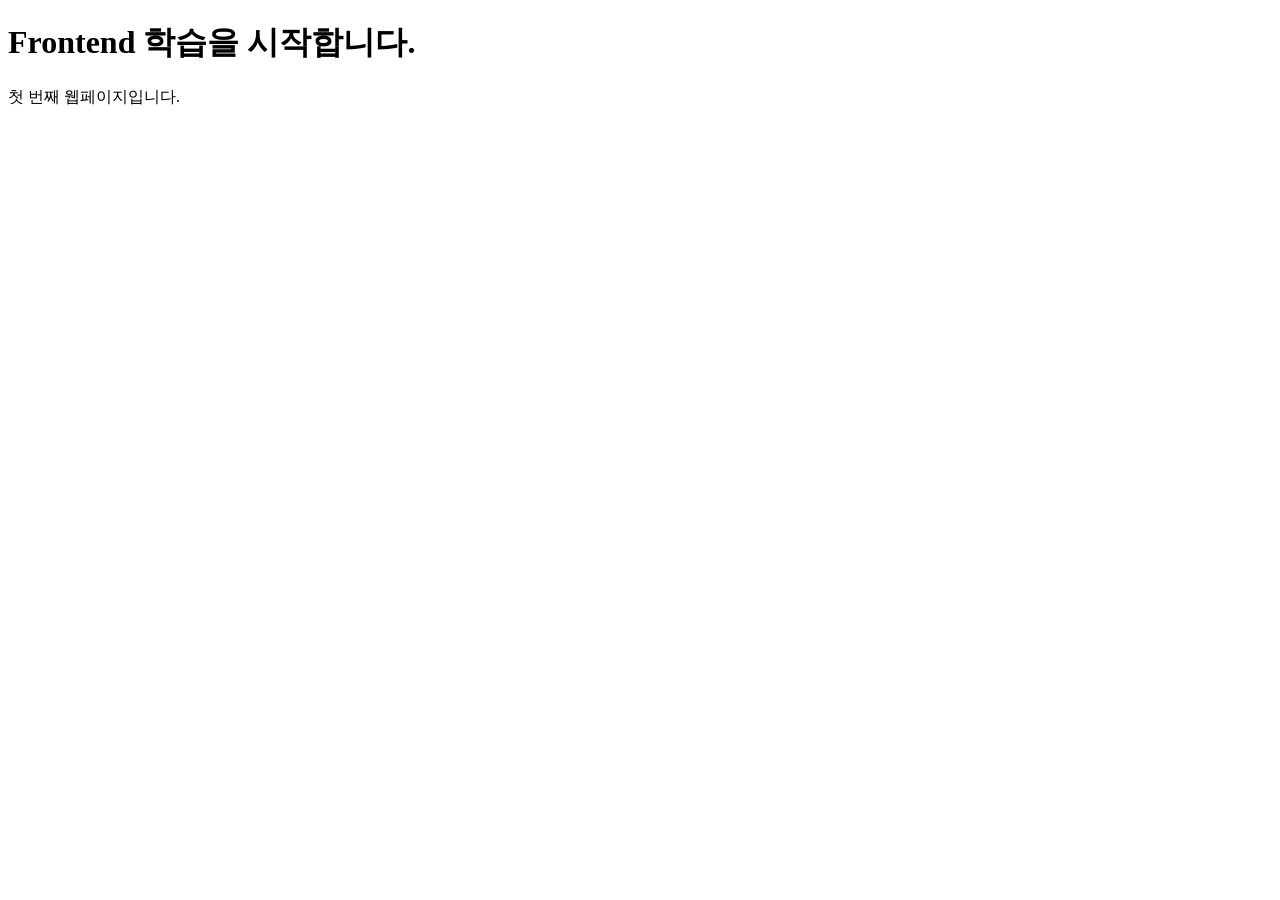
<file: practice/phase01/chapter01/index.html>
<!DOCTYPE html>
<html lang="ko">

<head>
    <meta charset="UTF-8">
    <meta name="viewport" content="width=device-width, initial-scale=1.0">
    <title>Frontend 첫 실습</title>
</head>

<body>
    <h1>Frontend 학습을 시작합니다.</h1>
    <p>첫 번째 웹페이지입니다.</p>
</body>

</html>
</file>
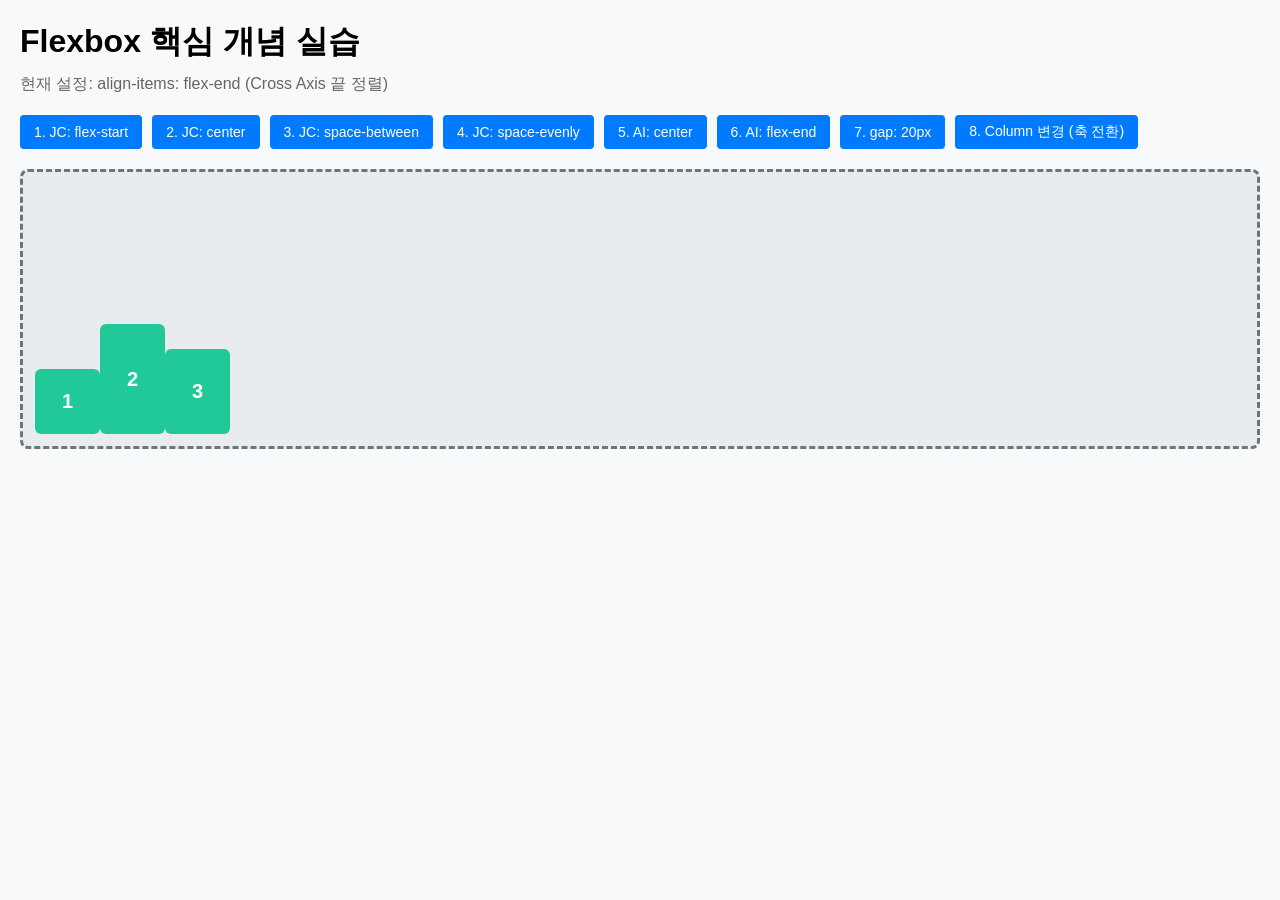
<file: practice/phase01/chapter06/index.html>
<!DOCTYPE html>
<html lang="ko">
<head>
    <meta charset="UTF-8">
    <meta name="viewport" content="width=device-width, initial-scale=1.0">
    <title>Flexbox 핵심 개념 실습</title>
    <link rel="stylesheet" href="style.css">
</head>
<body>
    <h1>Flexbox 핵심 개념 실습</h1>
    <p id="description" class="description">
        현재 설정: align-items: flex-end (Cross Axis 끝 정렬)
    </p>

    <div class="controls">
        <button type="button" data-action="jc-start">1. JC: flex-start</button>
        <button type="button" data-action="jc-center">2. JC: center</button>
        <button type="button" data-action="jc-between">3. JC: space-between</button>
        <button type="button" data-action="jc-evenly">4. JC: space-evenly</button>
        <button type="button" data-action="ai-center">5. AI: center</button>
        <button type="button" data-action="ai-end">6. AI: flex-end</button>
        <button type="button" data-action="gap">7. gap: 20px</button>
        <button type="button" data-action="direction">8. Column 변경 (축 전환)</button>
    </div>

    <div id="flexContainer" class="flex-container">
        <div class="flex-item item-1">1</div>
        <div class="flex-item item-2">2</div>
        <div class="flex-item item-3">3</div>
    </div>

    <script>
        const container = document.querySelector('#flexContainer');
        const description = document.querySelector('#description');

        const actions = {
            'jc-start': () => {
                container.style.justifyContent = 'flex-start';
                description.textContent = '현재 설정: justify-content: flex-start (Main Axis 시작 정렬)';
            },
            'jc-center': () => {
                container.style.justifyContent = 'center';
                description.textContent = '현재 설정: justify-content: center (Main Axis 가운데 정렬)';
            },
            'jc-between': () => {
                container.style.justifyContent = 'space-between';
                description.textContent = '현재 설정: justify-content: space-between (양 끝 정렬)';
            },
            'jc-evenly': () => {
                container.style.justifyContent = 'space-evenly';
                description.textContent = '현재 설정: justify-content: space-evenly (동일 간격 정렬)';
            },
            'ai-center': () => {
                container.style.alignItems = 'center';
                description.textContent = '현재 설정: align-items: center (Cross Axis 가운데 정렬)';
            },
            'ai-end': () => {
                container.style.alignItems = 'flex-end';
                description.textContent = '현재 설정: align-items: flex-end (Cross Axis 끝 정렬)';
            },
            gap: () => {
                container.style.gap = '20px';
                description.textContent = '현재 설정: gap: 20px (아이템 사이 간격)';
            },
            direction: () => {
                const isColumn = container.style.flexDirection === 'column';
                container.style.flexDirection = isColumn ? 'row' : 'column';
                description.textContent = `현재 설정: flex-direction: ${isColumn ? 'row' : 'column'} (축 전환)`;
            }
        };

        document.querySelector('.controls').addEventListener('click', (event) => {
            const action = event.target.dataset.action;
            if (action && actions[action]) actions[action]();
        });
    </script>
</body>
</html>
</file>
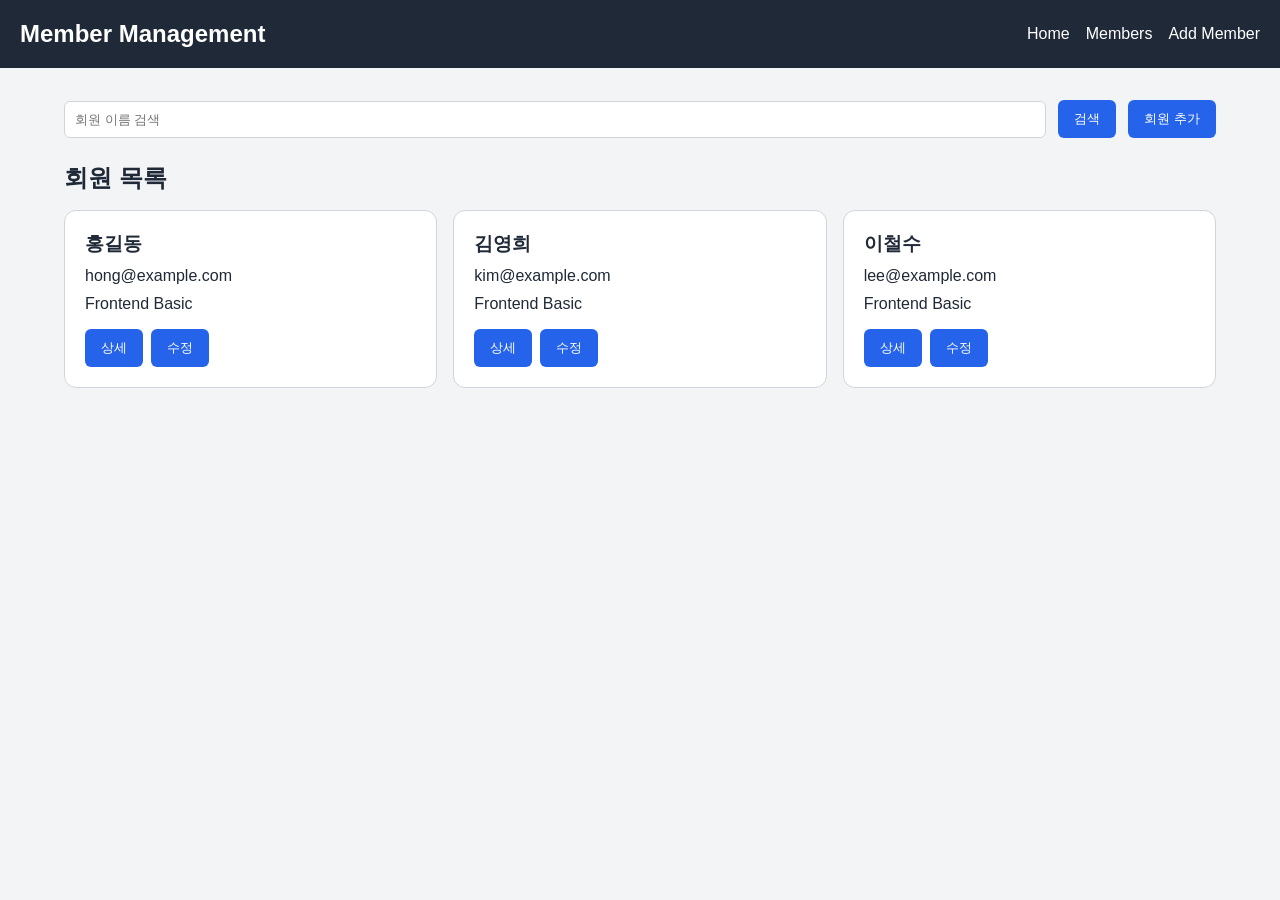
<file: practice/phase01/chapter07/index.html>
<!DOCTYPE html>
<html lang="ko">
<head>
    <meta charset="UTF-8">
    <meta name="viewport" content="width=device-width, initial-scale=1.0">
    <title>Responsive Member Management</title>
    <link rel="stylesheet" href="style.css">
</head>
<body>
    <header class="site-header">
        <h1>Member Management</h1>
        <nav class="main-nav" aria-label="주 메뉴">
            <a href="#">Home</a>
            <a href="#members">Members</a>
            <a href="#register">Add Member</a>
        </nav>
    </header>

    <main class="container">
        <div class="toolbar">
            <input type="search" placeholder="회원 이름 검색" aria-label="회원 이름 검색">
            <button type="button">검색</button>
            <button type="button">회원 추가</button>
        </div>

        <section id="members">
            <h2>회원 목록</h2>
            <div class="member-grid">
                <article class="member-card">
                    <h3>홍길동</h3>
                    <p>hong@example.com</p>
                    <p>Frontend Basic</p>
                    <div class="card-actions">
                        <button type="button">상세</button>
                        <button type="button">수정</button>
                    </div>
                </article>

                <article class="member-card">
                    <h3>김영희</h3>
                    <p>kim@example.com</p>
                    <p>Frontend Basic</p>
                    <div class="card-actions">
                        <button type="button">상세</button>
                        <button type="button">수정</button>
                    </div>
                </article>

                <article class="member-card">
                    <h3>이철수</h3>
                    <p>lee@example.com</p>
                    <p>Frontend Basic</p>
                    <div class="card-actions">
                        <button type="button">상세</button>
                        <button type="button">수정</button>
                    </div>
                </article>
            </div>
        </section>
    </main>
</body>
</html>
</file>
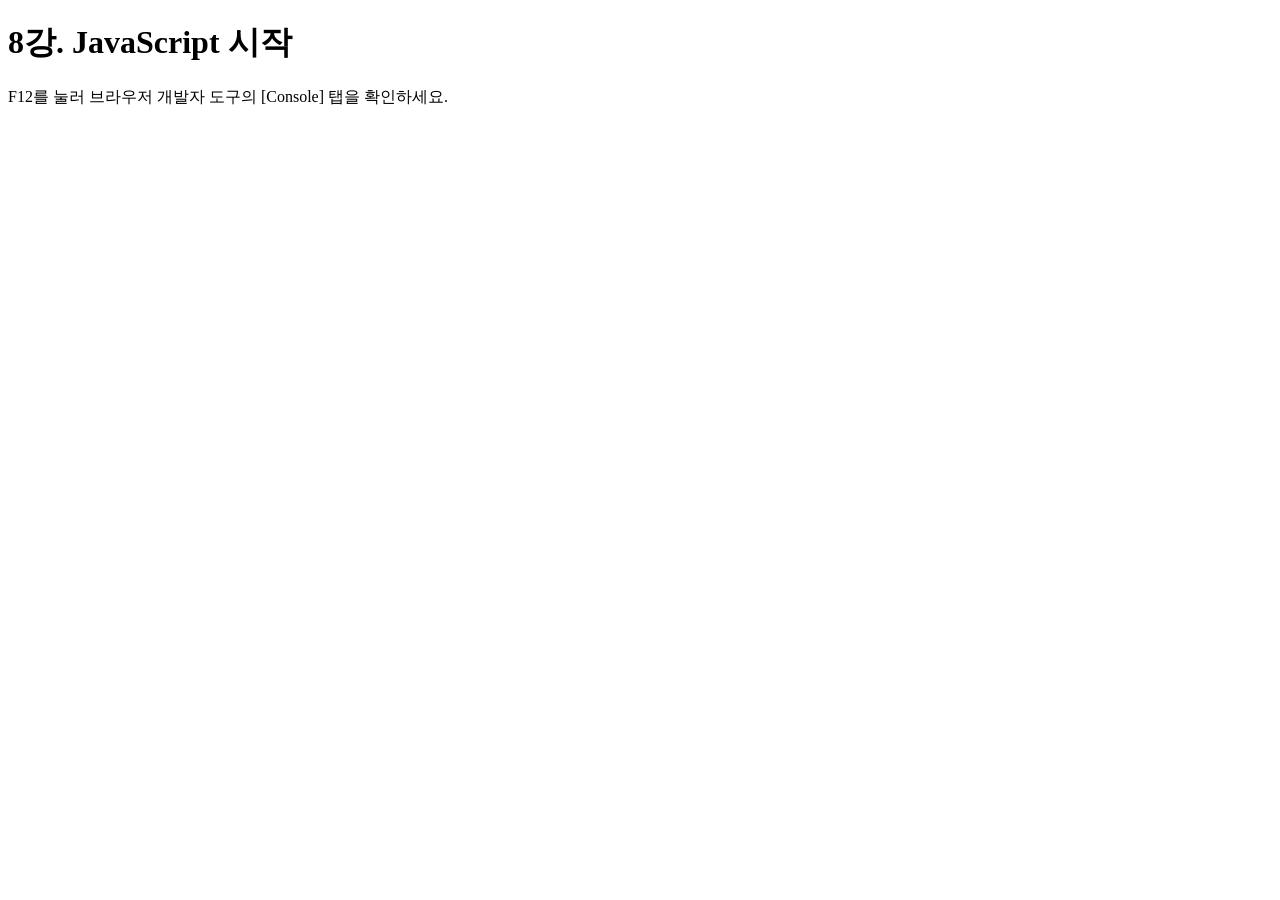
<file: practice/phase01/chapter08/index.html>
<!DOCTYPE html>
<html lang="ko">
<head>
    <meta charset="UTF-8">
    <meta name="viewport" content="width=device-width, initial-scale=1.0">
    <title>8강. JavaScript 시작</title>
</head>
<body>
    <h1>8강. JavaScript 시작</h1>
    <p>F12를 눌러 브라우저 개발자 도구의 [Console] 탭을 확인하세요.</p>

    <script src="main.js"></script>
</body>
</html>
</file>
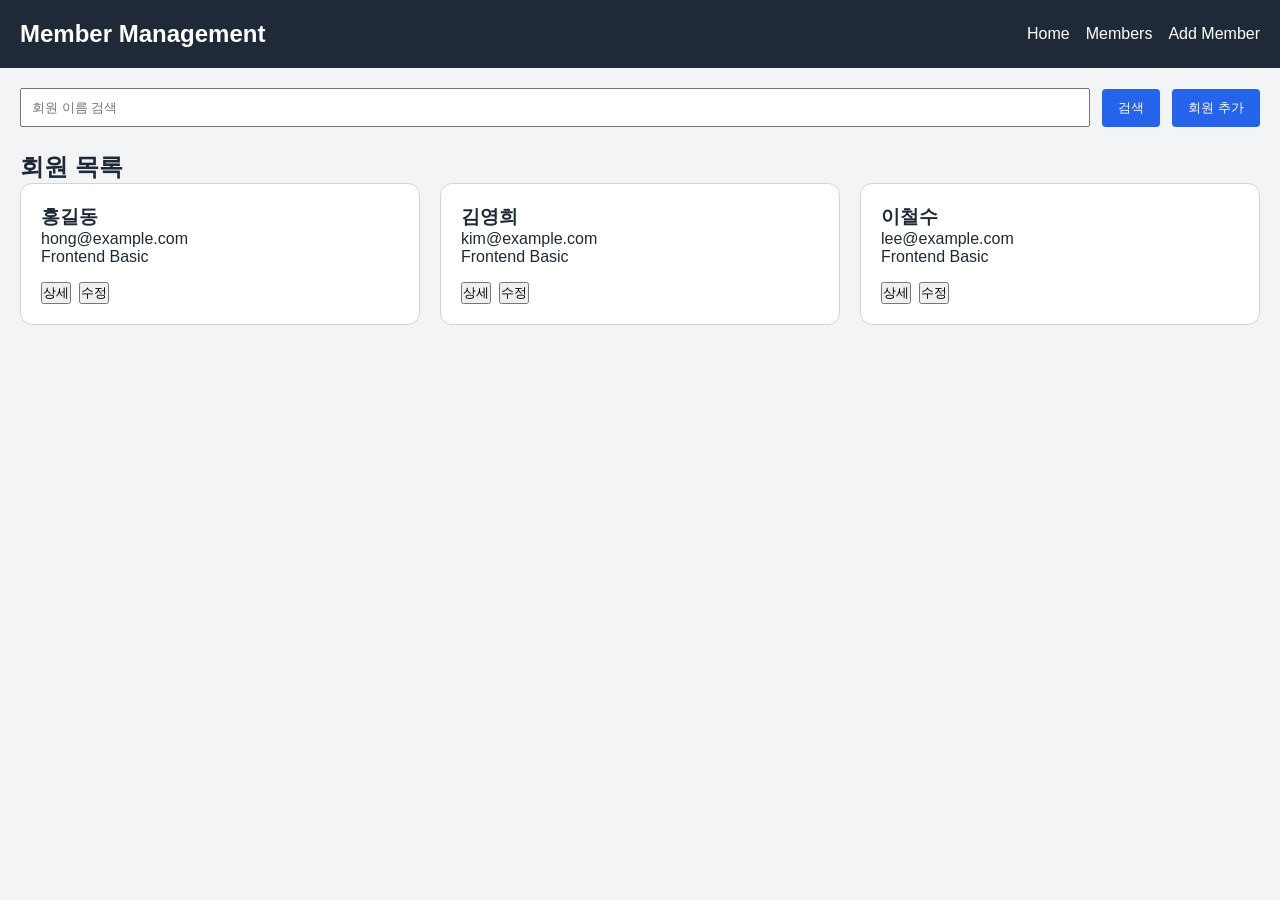
<file: practice/phase01/chapter06/member/index.html>
<!DOCTYPE html>
<html lang="ko">
<head>
    <meta charset="UTF-8">
    <meta name="viewport" content="width=device-width, initial-scale=1.0">
    <title>회원관리 페이지</title>
    <link rel="stylesheet" href="style.css">
</head>
<body>
    <header class="site-header">
        <h1>Member Management</h1>

        <nav class="main-nav">
            <a href="#">Home</a>
            <a href="#members">Members</a>
            <a href="#register">Add Member</a>
        </nav>
    </header>

    <main>
        <div class="toolbar">
            <input type="search" placeholder="회원 이름 검색">
            <button type="button">검색</button>
            <button type="button">회원 추가</button>
        </div>

        <section id="members">
            <h2>회원 목록</h2>

            <div class="member-grid">
                <article class="member-card">
                    <h3>홍길동</h3>
                    <p>hong@example.com</p>
                    <p>Frontend Basic</p>

                    <div class="card-actions">
                        <button type="button">상세</button>
                        <button type="button">수정</button>
                    </div>
                </article>

                <article class="member-card">
                    <h3>김영희</h3>
                    <p>kim@example.com</p>
                    <p>Frontend Basic</p>

                    <div class="card-actions">
                        <button type="button">상세</button>
                        <button type="button">수정</button>
                    </div>
                </article>

                <article class="member-card">
                    <h3>이철수</h3>
                    <p>lee@example.com</p>
                    <p>Frontend Basic</p>

                    <div class="card-actions">
                        <button type="button">상세</button>
                        <button type="button">수정</button>
                    </div>
                </article>
            </div>
        </section>
    </main>
</body>
</html>
</file>
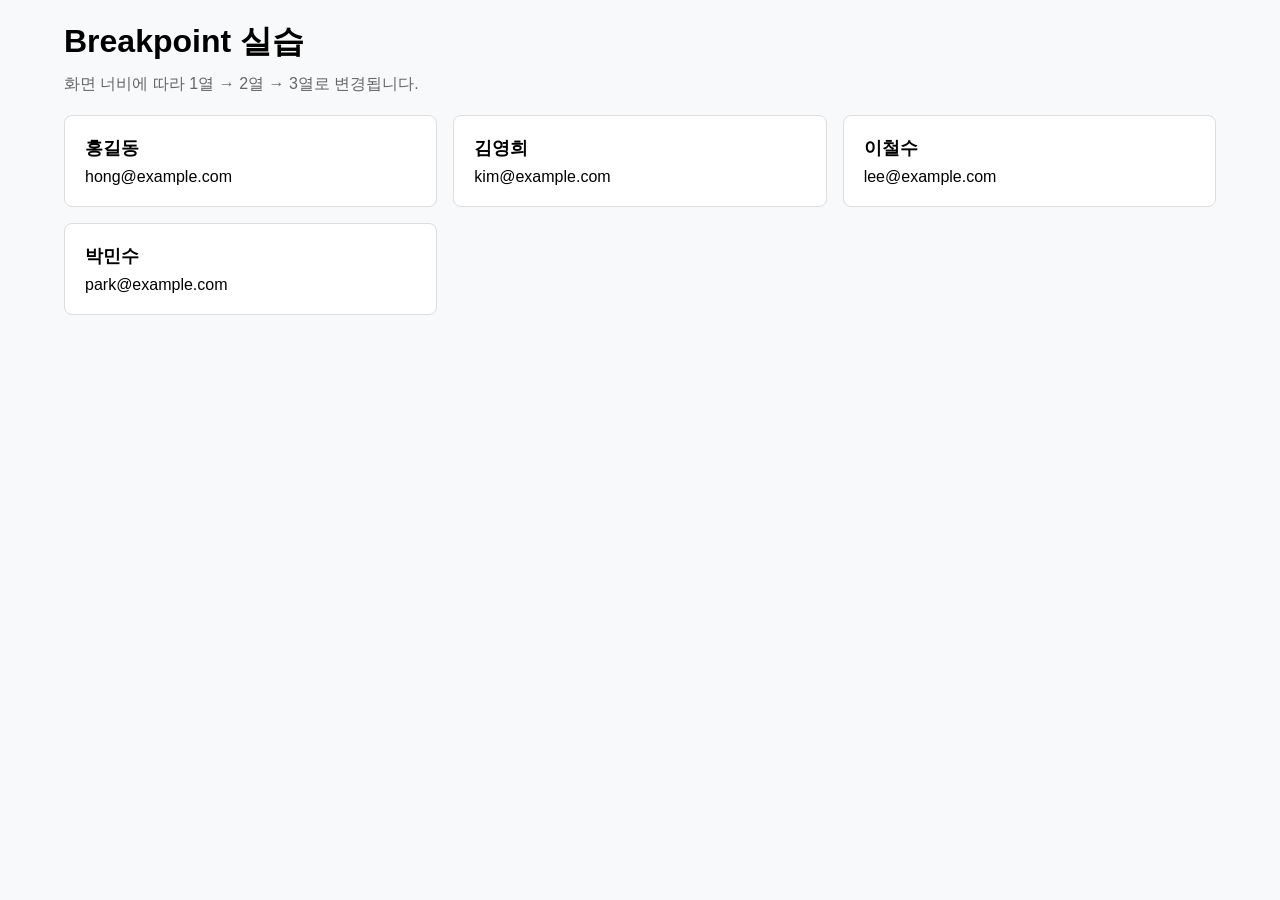
<file: practice/phase01/chapter07/breakpoint/index.html>
<!DOCTYPE html>
<html lang="ko">
<head>
    <meta charset="UTF-8">
    <meta name="viewport" content="width=device-width, initial-scale=1.0">
    <title>Chapter 07 - Breakpoint 실습</title>
    <link rel="stylesheet" href="style.css">
</head>
<body>
    <main class="container">
        <h1>Breakpoint 실습</h1>
        <p class="status">화면 너비에 따라 1열 → 2열 → 3열로 변경됩니다.</p>
        <div class="member-grid">
            <div class="member-card"><h2>홍길동</h2><p>hong@example.com</p></div>
            <div class="member-card"><h2>김영희</h2><p>kim@example.com</p></div>
            <div class="member-card"><h2>이철수</h2><p>lee@example.com</p></div>
            <div class="member-card"><h2>박민수</h2><p>park@example.com</p></div>
        </div>
    </main>
</body>
</html>
</file>
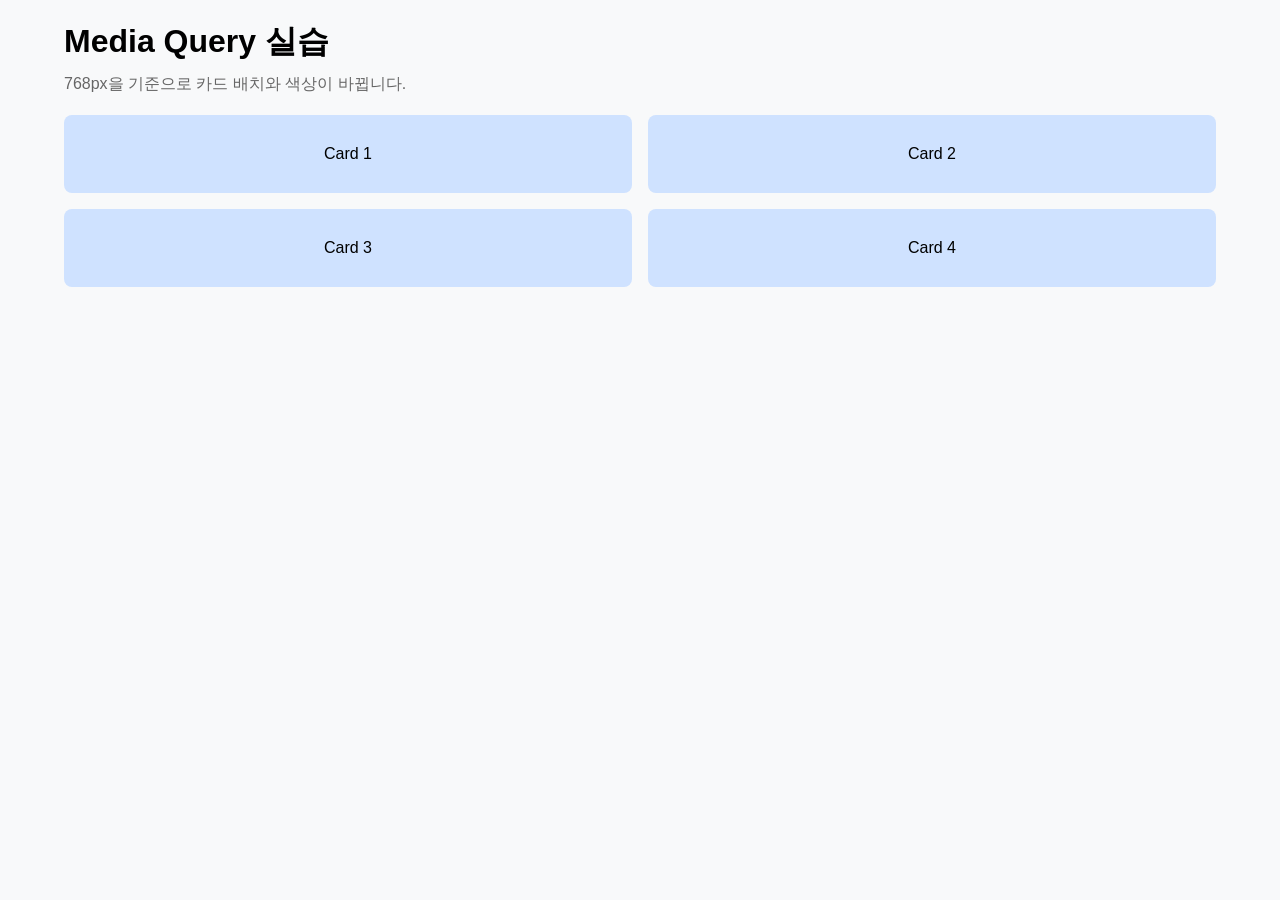
<file: practice/phase01/chapter07/media/index.html>
<!DOCTYPE html>
<html lang="ko">
<head>
    <meta charset="UTF-8">
    <meta name="viewport" content="width=device-width, initial-scale=1.0">
    <title>Chapter 07 - Media Query 실습</title>
    <link rel="stylesheet" href="style.css">
</head>
<body>
    <main class="container">
        <h1>Media Query 실습</h1>
        <p class="description">768px을 기준으로 카드 배치와 색상이 바뀝니다.</p>
        <div class="card-list">
            <div class="card">Card 1</div>
            <div class="card">Card 2</div>
            <div class="card">Card 3</div>
            <div class="card">Card 4</div>
        </div>
    </main>
</body>
</html>
</file>
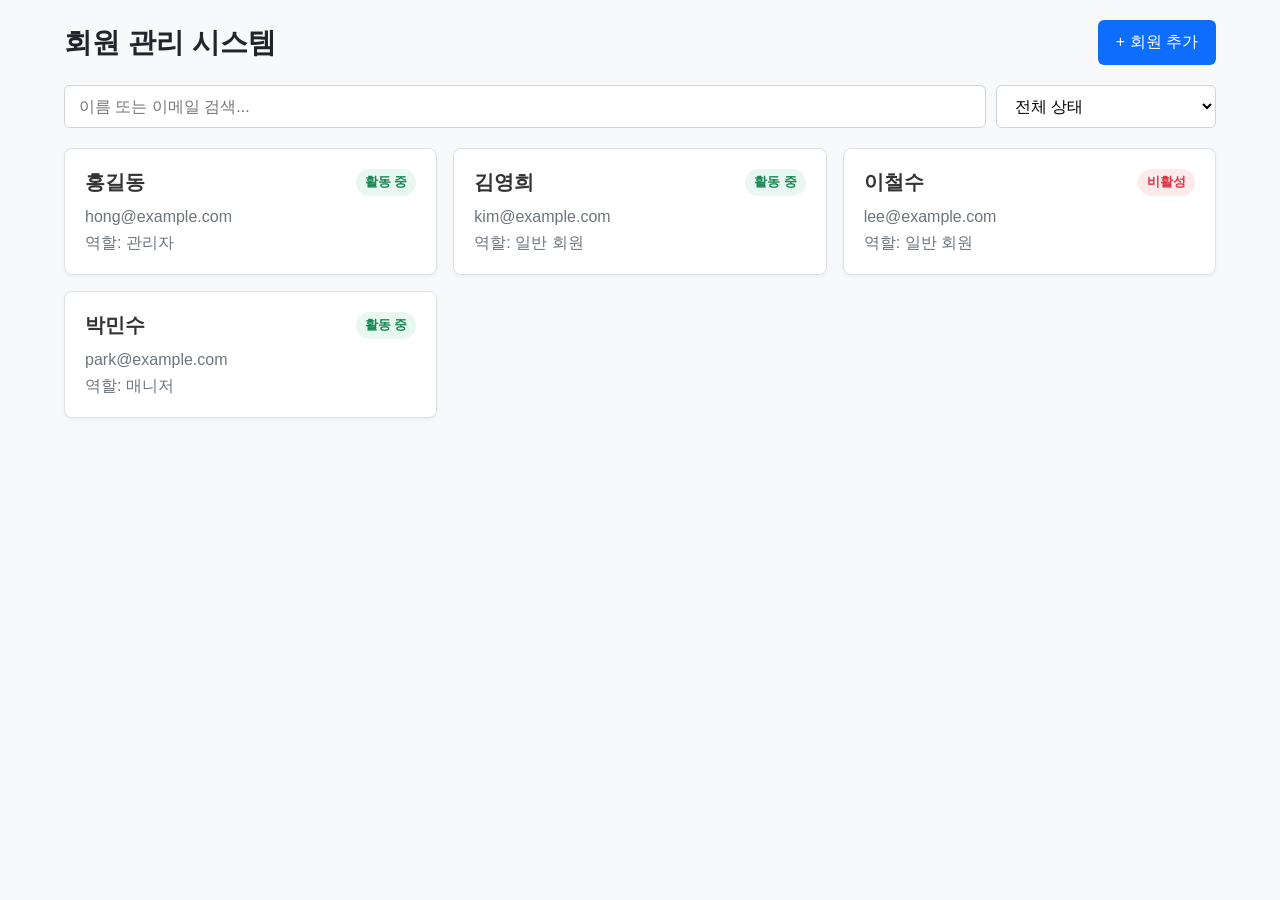
<file: practice/phase01/chapter07/member/index.html>
<!DOCTYPE html>
<html lang="ko">
<head>
    <meta charset="UTF-8">
    <meta name="viewport" content="width=device-width, initial-scale=1.0">
    <title>회원 관리 - 반응형 레이아웃</title>
    <link rel="stylesheet" href="style.css">
</head>
<body>
    <div class="container">
        <header class="header">
            <h1>회원 관리 시스템</h1>
            <button type="button" class="add-button">+ 회원 추가</button>
        </header>

        <section class="search-section" aria-label="회원 검색 및 필터">
            <input type="search" placeholder="이름 또는 이메일 검색..." aria-label="이름 또는 이메일 검색">
            <select aria-label="회원 상태 필터">
                <option>전체 상태</option>
                <option>활동 중</option>
                <option>비활성</option>
            </select>
        </section>

        <main class="member-grid">
            <article class="card">
                <div class="card-heading">
                    <h2>홍길동</h2>
                    <span class="status active">활동 중</span>
                </div>
                <p>hong@example.com</p>
                <p>역할: 관리자</p>
            </article>

            <article class="card">
                <div class="card-heading">
                    <h2>김영희</h2>
                    <span class="status active">활동 중</span>
                </div>
                <p>kim@example.com</p>
                <p>역할: 일반 회원</p>
            </article>

            <article class="card">
                <div class="card-heading">
                    <h2>이철수</h2>
                    <span class="status inactive">비활성</span>
                </div>
                <p>lee@example.com</p>
                <p>역할: 일반 회원</p>
            </article>

            <article class="card">
                <div class="card-heading">
                    <h2>박민수</h2>
                    <span class="status active">활동 중</span>
                </div>
                <p>park@example.com</p>
                <p>역할: 매니저</p>
            </article>
        </main>
    </div>
</body>
</html>
</file>
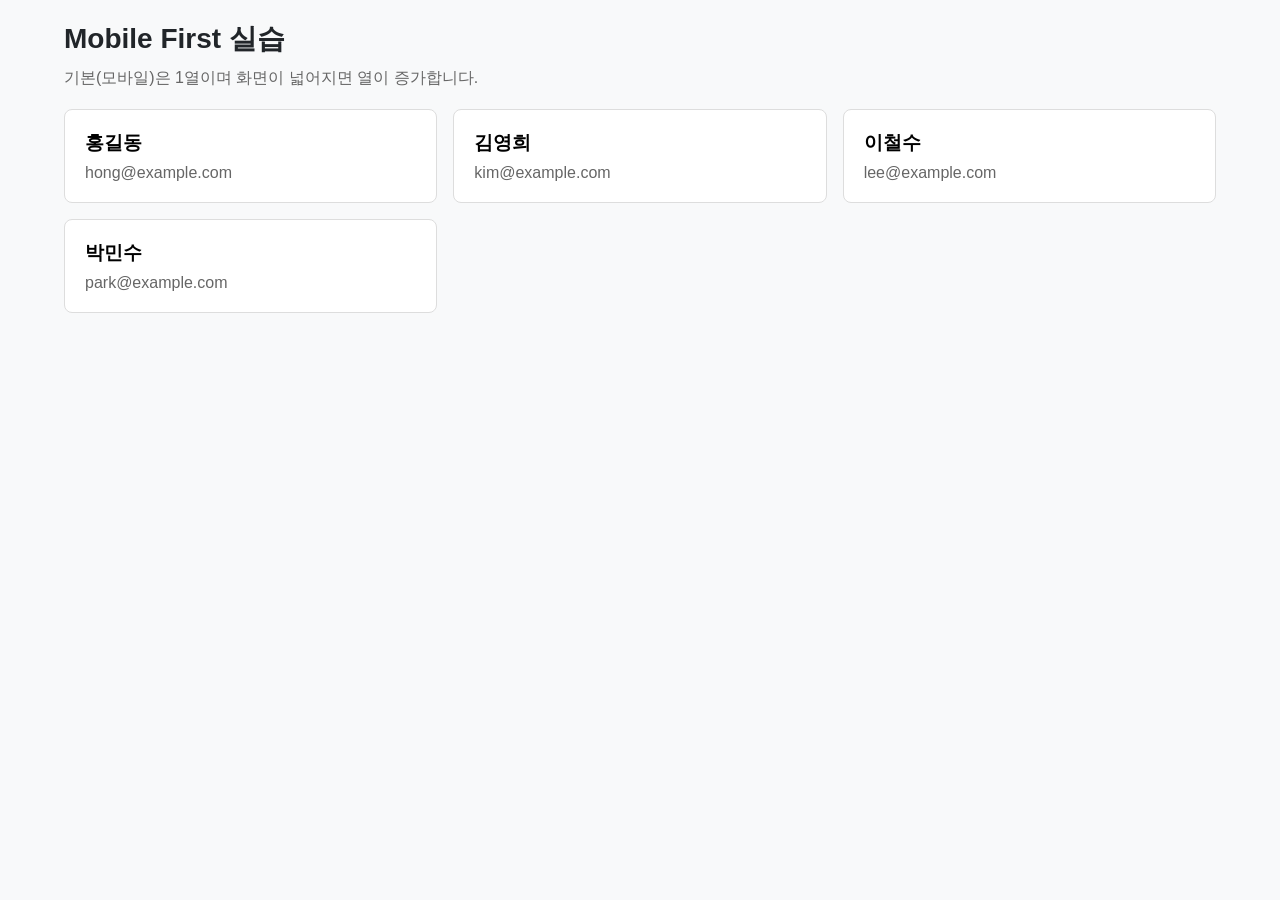
<file: practice/phase01/chapter07/mobilefirst/index.html>
<!DOCTYPE html>
<html lang="ko">
<head>
    <meta charset="UTF-8">
    <meta name="viewport" content="width=device-width, initial-scale=1.0">
    <title>Chapter 07 - Mobile First 실습</title>
    <link rel="stylesheet" href="style.css">
</head>
<body>
    <main class="container">
        <h1>Mobile First 실습</h1>
        <p class="description">기본(모바일)은 1열이며 화면이 넓어지면 열이 증가합니다.</p>
        <div class="member-grid">
            <div class="member-card"><h3>홍길동</h3><p>hong@example.com</p></div>
            <div class="member-card"><h3>김영희</h3><p>kim@example.com</p></div>
            <div class="member-card"><h3>이철수</h3><p>lee@example.com</p></div>
            <div class="member-card"><h3>박민수</h3><p>park@example.com</p></div>
        </div>
    </main>
</body>
</html>
</file>
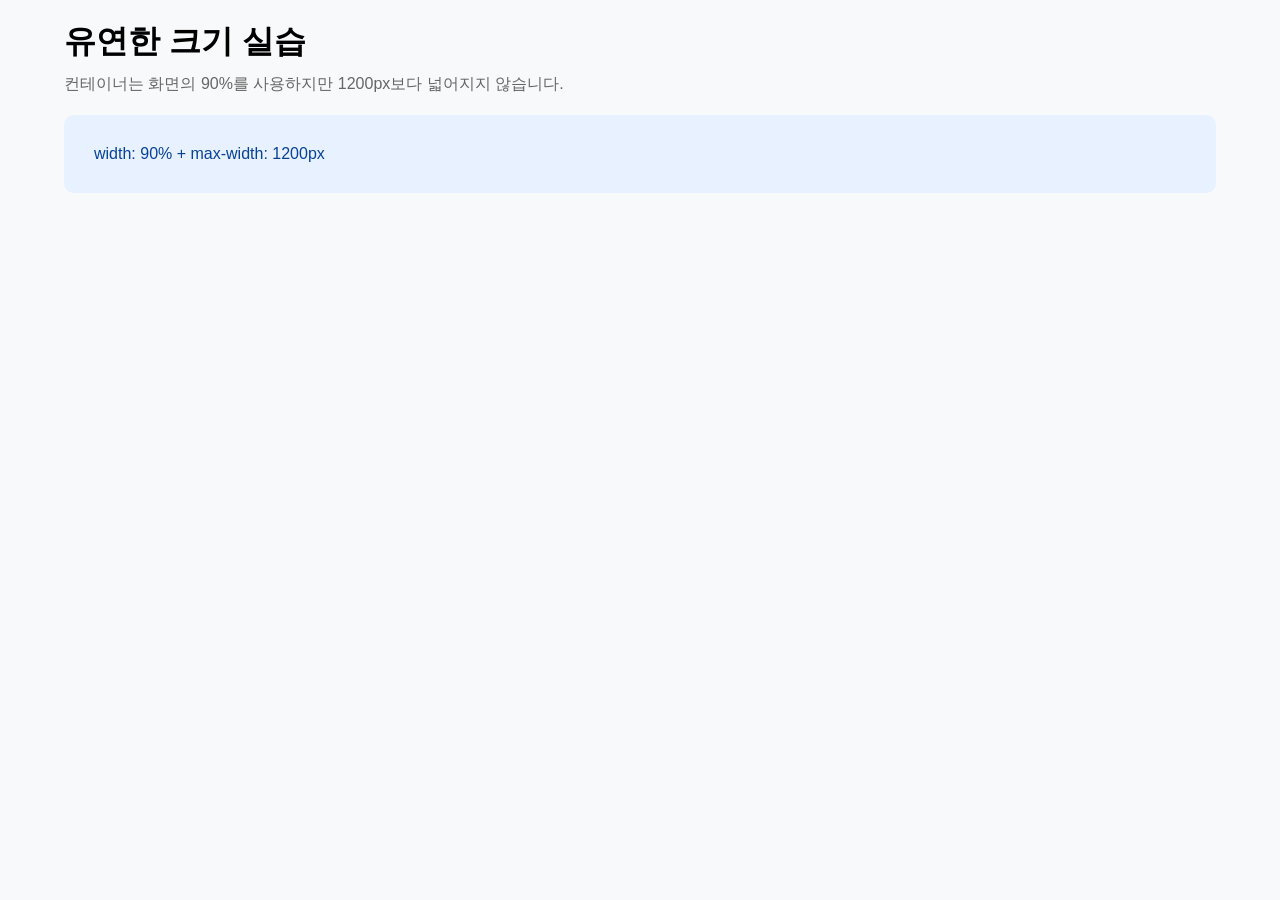
<file: practice/phase01/chapter07/scale/index.html>
<!DOCTYPE html>
<html lang="ko">
<head>
    <meta charset="UTF-8">
    <meta name="viewport" content="width=device-width, initial-scale=1.0">
    <title>Chapter 07 - Flexible Scale 실습</title>
    <link rel="stylesheet" href="style.css">
</head>
<body>
    <main class="container">
        <h1>유연한 크기 실습</h1>
        <p>컨테이너는 화면의 90%를 사용하지만 1200px보다 넓어지지 않습니다.</p>
        <div class="card">width: 90% + max-width: 1200px</div>
    </main>
</body>
</html>
</file>
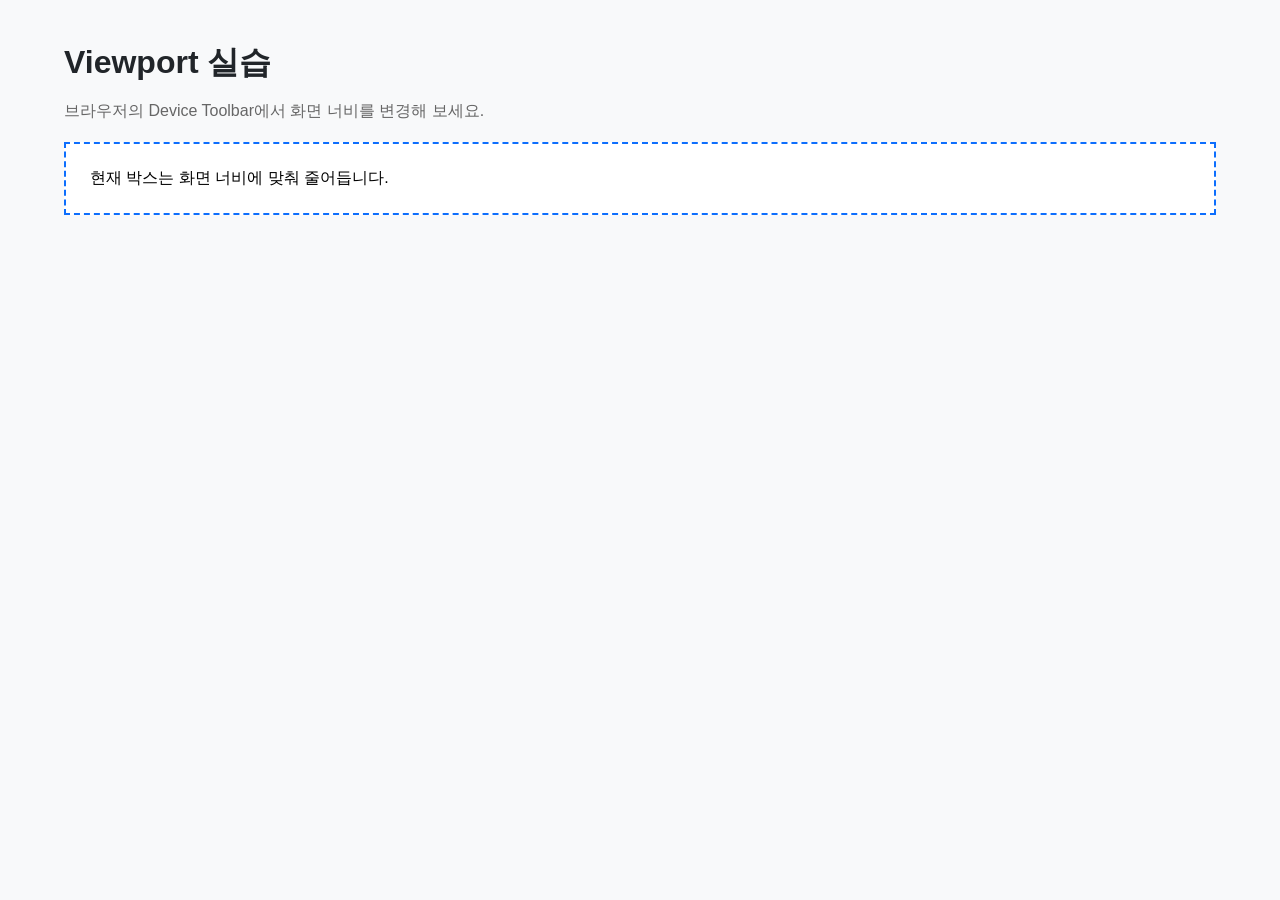
<file: practice/phase01/chapter07/viewport/index.html>
<!DOCTYPE html>
<html lang="ko">
<head>
    <meta charset="UTF-8">
    <meta name="viewport" content="width=device-width, initial-scale=1.0">
    <title>Chapter 07 - Viewport 실습</title>
    <link rel="stylesheet" href="style.css">
</head>
<body>
    <main class="container">
        <h1>Viewport 실습</h1>
        <p>브라우저의 Device Toolbar에서 화면 너비를 변경해 보세요.</p>
        <div class="viewport-box">현재 박스는 화면 너비에 맞춰 줄어듭니다.</div>
    </main>
</body>
</html>
</file>
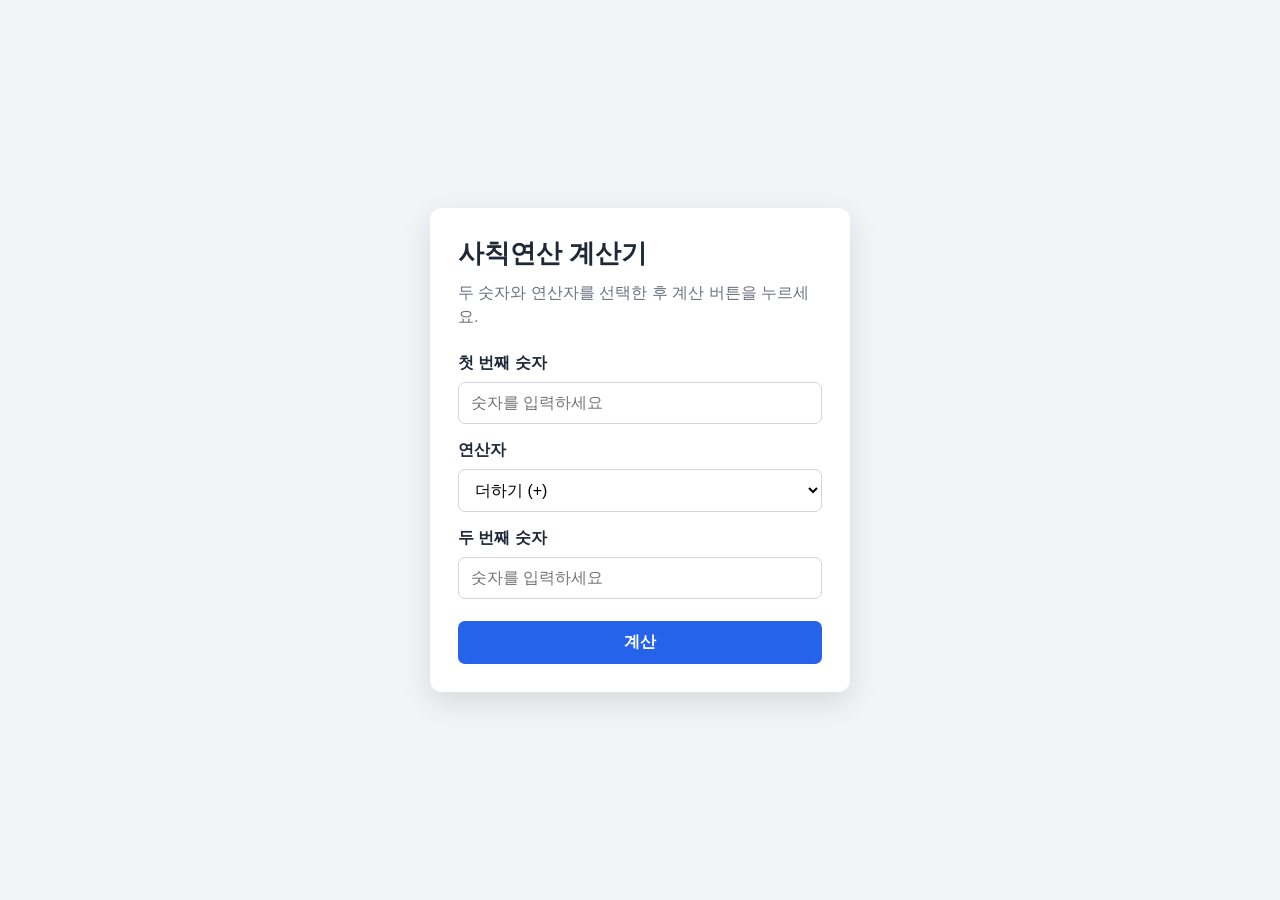
<file: practice/phase01/chapter08/student/index.html>
<!DOCTYPE html>
<html lang="ko">
<head>
    <meta charset="UTF-8">
    <meta name="viewport" content="width=device-width, initial-scale=1.0">
    <title>JavaScript 사칙연산 계산기</title>
    <link rel="stylesheet" href="style.css">
</head>
<body>
    <!-- 계산기 전체를 감싸는 영역 -->
    <main class="calculator">
        <h1>사칙연산 계산기</h1>
        <p>두 숫자와 연산자를 선택한 후 계산 버튼을 누르세요.</p>

        <!-- 첫 번째 숫자: label의 for와 input의 id를 같은 값으로 연결 -->
        <label for="firstNumber">첫 번째 숫자</label>
        <input id="firstNumber" type="text" inputmode="decimal" placeholder="숫자를 입력하세요">

        <!-- value에는 JavaScript에서 사용할 실제 연산자 값을 저장 -->
        <label for="operator">연산자</label>
        <select id="operator">
            <option value="+">더하기 (+)</option>
            <option value="-">빼기 (-)</option>
            <option value="*">곱하기 (*)</option>
            <option value="/">나누기 (/)</option>
        </select>

        <!-- 두 번째 숫자 -->
        <label for="secondNumber">두 번째 숫자</label>
        <input id="secondNumber" type="text" inputmode="decimal" placeholder="숫자를 입력하세요">

        <!-- type="button"은 버튼 클릭 시 폼이 자동 제출되는 것을 방지 -->
        <button id="calculateButton" type="button">계산</button>
    </main>

    <!-- HTML 요소가 만들어진 뒤 JavaScript가 실행되도록 body 마지막에 연결 -->
    <script src="app.js"></script>
    <!-- 계산 함수가 정상 동작하는지 Console에서 자동 확인하는 테스트 코드 -->
    <script src="test.js"></script>
</body>
</html>
</file>
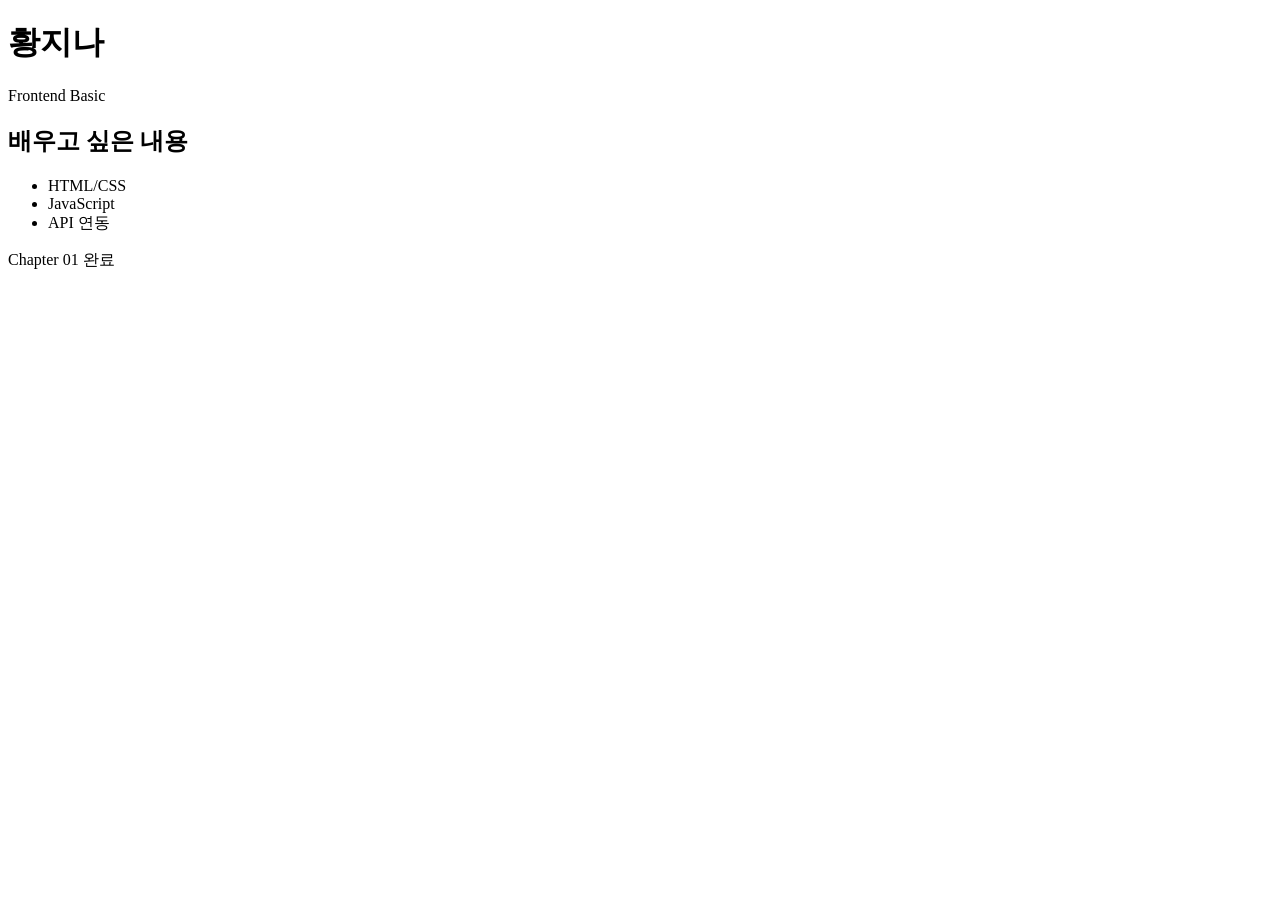
<file: practice/phase01/chapter01/profile.html>
<!DOCTYPE html>
<html lang="ko">
<head>
    <meta charset="UTF-8">
    <title>Profile</title>
</head>
<body>
    <h1>황지나</h1>
    <p>Frontend Basic</p>

    <h2>배우고 싶은 내용</h2>
    <ul>
        <li>HTML/CSS</li>
        <li>JavaScript</li>
        <li>API 연동</li>
    </ul>

    <p>Chapter 01 완료</p>
</body>
</html>
</file>
<file: practice/phase01/chapter06/style.css>
/* 기본 스타일 */
* {
    box-sizing: border-box;
    margin: 0;
    padding: 0;
}

body {
    font-family: sans-serif;
    padding: 20px;
    background-color: #f8f9fa;
}

h1 {
    margin-bottom: 10px;
}

.description {
    margin-bottom: 20px;
    color: #666;
}

/* 컨트롤 버튼 스타일 */
.controls {
    display: flex;
    flex-wrap: wrap;
    gap: 10px;
    margin-bottom: 20px;
}

button {
    padding: 8px 14px;
    background-color: #007bff;
    color: white;
    border: none;
    border-radius: 4px;
    cursor: pointer;
    font-size: 14px;
}

button:hover {
    background-color: #0056b3;
}

/* --- Flex Container & Items (핵심 실습 영역) --- */
.flex-container {
    display: flex; /* Flexbox 시작 */
    justify-content: flex-start;
    align-items: flex-end;
    width: 100%;
    height: 280px;
    padding: 12px;
    border: 3px dashed #6c757d;
    border-radius: 8px;
    background-color: #e9ecef;
}

.flex-item {
    display: flex;
    justify-content: center;
    align-items: center;
    width: 65px;
    color: white;
    background-color: #20c997;
    border-radius: 6px;
    font-size: 20px;
    font-weight: bold;
}

.item-1 {
    height: 65px;
}

.item-2 {
    height: 110px;
}

.item-3 {
    height: 85px;
}
</file>
<file: practice/phase01/chapter07/style.css>
* {
    box-sizing: border-box;
    margin: 0;
    padding: 0;
}

body {
    color: #1f2937;
    background-color: #f3f4f6;
    font-family: Arial, sans-serif;
}

.site-header {
    display: flex;
    flex-direction: column;
    gap: 12px;
    padding: 20px;
    background-color: #1f2937;
    color: white;
}

.site-header h1 {
    font-size: 24px;
}

.main-nav {
    display: flex;
    flex-wrap: wrap;
    gap: 16px;
}

.main-nav a {
    color: white;
    text-decoration: none;
}

.container {
    width: 90%;
    max-width: 1200px;
    margin: 32px auto;
}

.toolbar {
    display: flex;
    flex-wrap: wrap;
    gap: 12px;
    align-items: center;
    margin-bottom: 24px;
}

input,
select,
textarea,
button {
    max-width: 100%;
}

input,
select,
textarea {
    width: 100%;
    box-sizing: border-box;
}

.toolbar input {
    padding: 10px;
    border: 1px solid #d1d5db;
    border-radius: 6px;
}

button {
    padding: 10px 16px;
    border: 0;
    border-radius: 6px;
    background-color: #2563eb;
    color: white;
    cursor: pointer;
}

h2 {
    margin-bottom: 16px;
}

.member-grid {
    display: grid;
    grid-template-columns: 1fr;
    gap: 16px;
}

.member-card {
    min-width: 0;
    padding: 20px;
    border: 1px solid #d1d5db;
    border-radius: 12px;
    background-color: white;
}

.member-card h3,
.member-card p {
    overflow-wrap: anywhere;
    margin-bottom: 10px;
}

.card-actions {
    display: flex;
    flex-wrap: wrap;
    gap: 8px;
    margin-top: 16px;
}

img {
    max-width: 100%;
    height: auto;
}

@media (min-width: 768px) {
    .site-header {
        flex-direction: row;
        justify-content: space-between;
        align-items: center;
    }

    .toolbar {
        flex-wrap: nowrap;
    }

    .toolbar input {
        flex: 1;
        width: auto;
    }

    .member-grid {
        grid-template-columns: repeat(2, 1fr);
    }
}

@media (min-width: 1024px) {
    .member-grid {
        grid-template-columns: repeat(3, 1fr);
    }
}
</file>
<file: practice/phase01/chapter06/member/style.css>
* {
    box-sizing: border-box;
    margin: 0;
    padding: 0;
}

body {
    font-family: Arial, sans-serif;
    color: #1f2937;
    background-color: #f3f4f6;
}

.site-header {
    display: flex;
    justify-content: space-between;
    align-items: center;
    padding: 20px;
    background-color: #1f2937;
    color: white;
}

.site-header h1 {
    font-size: 24px;
}

.main-nav {
    display: flex;
    gap: 16px;
}

.main-nav a {
    color: white;
    text-decoration: none;
}

main {
    padding: 20px;
}

.toolbar {
    display: flex;
    gap: 12px;
    align-items: center;
    margin-bottom: 24px;
}

.toolbar input {
    flex: 1;
    padding: 10px;
}

.toolbar button {
    padding: 10px 16px;
    border: none;
    border-radius: 4px;
    background-color: #2563eb;
    color: white;
    cursor: pointer;
}

.member-grid {
    display: grid;
    grid-template-columns: repeat(3, 1fr);
    gap: 20px;
}

.member-card {
    padding: 20px;
    border: 1px solid #d1d5db;
    border-radius: 12px;
    background: white;
}

.card-actions {
    display: flex;
    gap: 8px;
    margin-top: 16px;
}
</file>
<file: practice/phase01/chapter07/breakpoint/style.css>
* { box-sizing: border-box; margin: 0; padding: 0; }
body { padding: 20px 0; background: #f8f9fa; font-family: sans-serif; }
.container { width: 90%; max-width: 1200px; margin: 0 auto; }
h1 { margin-bottom: 10px; }
.status { margin-bottom: 20px; color: #666; }
.member-grid { display: grid; grid-template-columns: 1fr; gap: 16px; }
.member-card { padding: 20px; border: 1px solid #ddd; border-radius: 8px; background: white; }
.member-card h2 { margin-bottom: 8px; font-size: 1.1rem; }
@media (min-width: 768px) { .member-grid { grid-template-columns: repeat(2, 1fr); } }
@media (min-width: 1024px) { .member-grid { grid-template-columns: repeat(3, 1fr); } }
</file>
<file: practice/phase01/chapter07/media/style.css>
* { box-sizing: border-box; margin: 0; padding: 0; }
body { padding: 20px 0; background: #f8f9fa; font-family: sans-serif; }
.container { width: 90%; max-width: 1200px; margin: 0 auto; }
h1 { margin-bottom: 10px; }
.description { margin-bottom: 20px; color: #666; }
.card-list { display: grid; grid-template-columns: 1fr; gap: 16px; }
.card { padding: 30px; border-radius: 8px; background: #d1e7dd; text-align: center; }
@media (min-width: 768px) {
    .card-list { grid-template-columns: repeat(2, 1fr); }
    .card { background: #cfe2ff; }
}
</file>
<file: practice/phase01/chapter07/member/style.css>
/* 기본 스타일 초기화 */
* {
    box-sizing: border-box;
    margin: 0;
    padding: 0;
}

body {
    padding: 20px 0;
    color: #333;
    background-color: #f8f9fa;
    font-family: sans-serif;
}

.container {
    width: 90%;
    max-width: 1200px;
    margin: 0 auto;
}

.header {
    display: flex;
    flex-direction: column;
    gap: 14px;
    margin-bottom: 20px;
}

.header h1 {
    font-size: 1.75rem;
    color: #212529;
}

button,
input,
select {
    max-width: 100%;
    font: inherit;
}

.add-button {
    width: 100%;
    padding: 12px 18px;
    border: 0;
    border-radius: 6px;
    background-color: #0d6efd;
    color: white;
    cursor: pointer;
}

.search-section {
    display: flex;
    flex-direction: column;
    gap: 10px;
    margin-bottom: 20px;
}

.search-section input,
.search-section select {
    width: 100%;
    padding: 11px 14px;
    border: 1px solid #ced4da;
    border-radius: 6px;
    background-color: white;
}

.member-grid {
    display: grid;
    grid-template-columns: 1fr;
    gap: 16px;
}

.card {
    min-width: 0;
    padding: 20px;
    border: 1px solid #dee2e6;
    border-radius: 8px;
    background-color: white;
    box-shadow: 0 2px 5px rgba(0, 0, 0, 0.05);
}

.card-heading {
    display: flex;
    justify-content: space-between;
    align-items: center;
    gap: 12px;
    margin-bottom: 12px;
}

.card h2 {
    font-size: 1.25rem;
}

.card p {
    margin-top: 7px;
    color: #6c757d;
    overflow-wrap: anywhere;
}

.status {
    flex-shrink: 0;
    padding: 5px 9px;
    border-radius: 999px;
    font-size: 0.8rem;
    font-weight: bold;
}

.status.active {
    color: #198754;
    background-color: #e8f7ef;
}

.status.inactive {
    color: #dc3545;
    background-color: #fdebec;
}

@media (min-width: 768px) {
    .header {
        flex-direction: row;
        justify-content: space-between;
        align-items: center;
    }

    .add-button {
        width: auto;
    }

    .search-section {
        flex-direction: row;
    }

    .search-section input {
        flex: 1;
    }

    .search-section select {
        width: 220px;
    }

    .member-grid {
        grid-template-columns: repeat(2, 1fr);
    }
}

@media (min-width: 1024px) {
    .member-grid {
        grid-template-columns: repeat(3, 1fr);
    }
}
</file>
<file: practice/phase01/chapter07/mobilefirst/style.css>
/* 기본 스타일 초기화 */
* { box-sizing: border-box; margin: 0; padding: 0; }
body { padding: 20px 0; background-color: #f8f9fa; font-family: sans-serif; }
.container { width: 90%; max-width: 1200px; margin: 0 auto; }
h1 { margin-bottom: 10px; color: #212529; font-size: 1.75rem; }
.description { margin-bottom: 20px; color: #666; }
.member-grid { display: grid; grid-template-columns: 1fr; gap: 16px; }
.member-card { padding: 20px; border: 1px solid #ddd; border-radius: 8px; background: white; }
.member-card h3 { margin-bottom: 8px; }
.member-card p { color: #666; overflow-wrap: anywhere; }
@media (min-width: 768px) { .member-grid { grid-template-columns: repeat(2, 1fr); } }
@media (min-width: 1024px) { .member-grid { grid-template-columns: repeat(3, 1fr); } }
</file>
<file: practice/phase01/chapter07/scale/style.css>
* { box-sizing: border-box; margin: 0; padding: 0; }
body { padding: 20px 0; background: #f8f9fa; font-family: sans-serif; }
.container { width: 90%; max-width: 1200px; margin: 0 auto; }
h1 { margin-bottom: 10px; }
p { margin-bottom: 20px; color: #666; }
.card { width: 100%; padding: 30px; border-radius: 10px; background: #e7f1ff; color: #084298; }
</file>
<file: practice/phase01/chapter07/viewport/style.css>
* { box-sizing: border-box; }
body { margin: 0; padding: 20px 0; background: #f8f9fa; font-family: sans-serif; }
.container { width: 90%; max-width: 1200px; margin: 0 auto; }
h1 { margin-bottom: 10px; color: #212529; }
p { margin-bottom: 20px; color: #666; }
.viewport-box { width: 100%; padding: 24px; border: 2px dashed #0d6efd; background: white; }
</file>
<file: practice/phase01/chapter08/student/style.css>
/* 모든 요소가 padding과 border를 너비 안에 포함하도록 초기화 */
* {
    box-sizing: border-box;
    margin: 0;
    padding: 0;
}

/* 화면 중앙에 계산기 배치 */
body {
    display: flex;
    justify-content: center;
    align-items: center;
    min-height: 100vh;
    padding: 20px;
    color: #1f2937;
    background-color: #f3f4f6;
    font-family: Arial, sans-serif;
}

/* 계산기 카드 */
.calculator {
    width: 100%;
    max-width: 420px;
    padding: 28px;
    border-radius: 12px;
    background-color: white;
    box-shadow: 0 10px 30px rgba(15, 23, 42, 0.12);
}

h1 {
    margin-bottom: 10px;
    font-size: 26px;
}

p {
    margin-bottom: 24px;
    color: #6b7280;
    line-height: 1.5;
}

/* label은 입력 요소 위에 한 줄로 표시 */
label {
    display: block;
    margin: 16px 0 8px;
    font-weight: bold;
}

/* 입력창, 선택창, 버튼의 공통 크기 */
input,
select,
button {
    width: 100%;
    padding: 11px 12px;
    border-radius: 7px;
    font: inherit;
}

/* 입력 요소 기본 모양 */
input,
select {
    border: 1px solid #d1d5db;
    background-color: white;
}

/* 키보드 또는 마우스로 입력 요소를 선택했을 때 강조 */
input:focus,
select:focus {
    border-color: #2563eb;
    outline: 2px solid #bfdbfe;
}

/* 계산 버튼 */
button {
    margin-top: 22px;
    border: 0;
    background-color: #2563eb;
    color: white;
    cursor: pointer;
    font-weight: bold;
}

/* 마우스를 버튼 위에 올렸을 때 색상 변경 */
button:hover {
    background-color: #1d4ed8;
}
</file>
